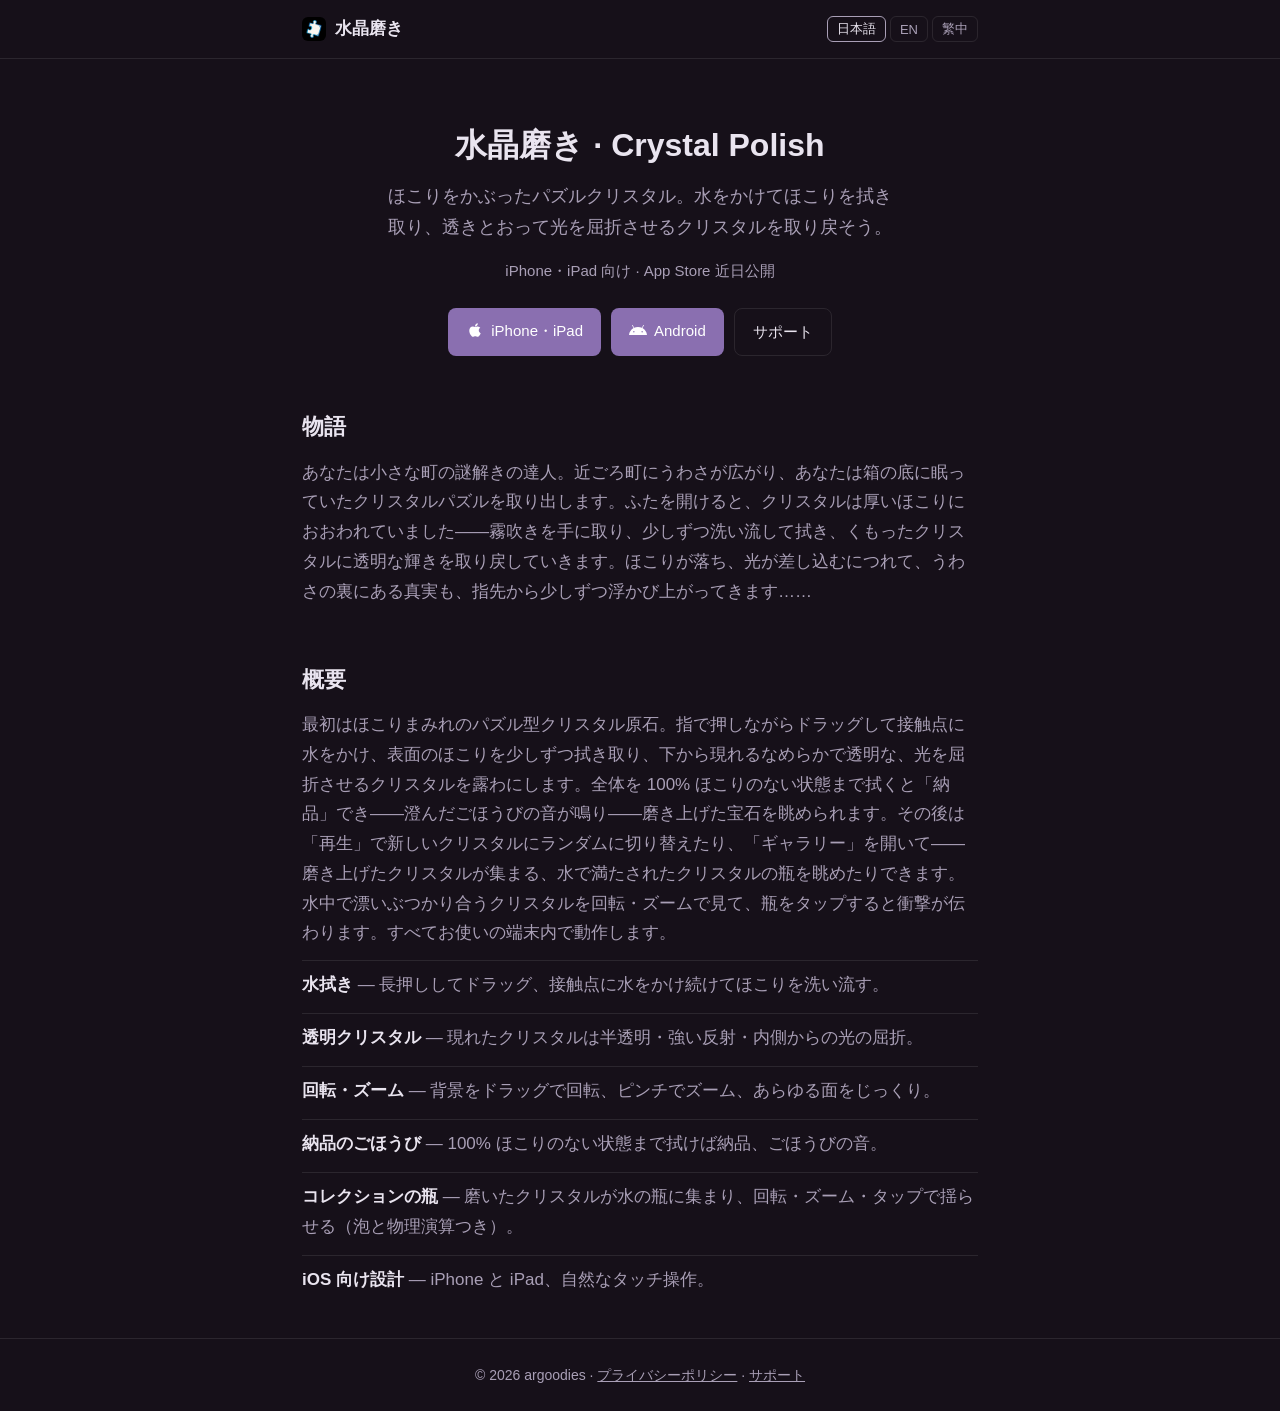
<file: index.html>
<!doctype html>
<html lang="ja" data-lang="ja">
<head>
<meta charset="utf-8">
<meta name="viewport" content="width=device-width,initial-scale=1">
<title>水晶磨き · Crystal Polish · 擦水晶</title>
<meta name="description" content="水晶磨き / Crystal Polish / 擦水晶 — ほこりをかぶった水晶を水で拭いて磨く癒しの解ストレスゲーム。A relaxing game: spray water to wipe the dust off a crystal and reveal the clear, glinting gem. 噴水擦去水晶上的灰塵，露出透亮折光的水晶。">
<meta property="og:title" content="水晶磨き · Crystal Polish · 擦水晶">
<meta property="og:description" content="ほこりをかぶった水晶を拭いて磨く癒しゲーム。Wipe the dust off a crystal and polish it to a clear, glinting gem. 擦去灰塵，讓蒙塵的水晶重新透亮。">
<meta property="og:type" content="website">
<meta property="og:image" content="https://argoodies.github.io/crystal-puzzle-page/icon.png">
<meta name="twitter:card" content="summary">
<link rel="icon" href="icon.png">
<link rel="apple-touch-icon" href="icon.png">
<link rel="stylesheet" href="style.css">
</head>
<body>
<header class="site"><div class="wrap bar">
  <a class="brand" href="index.html"><img src="icon.png" alt=""><span class="lang-ja">水晶磨き</span><span class="lang-en">Crystal Polish</span><span class="lang-zh">擦水晶</span></a>
  <span class="langbtns"><button data-lang="ja">日本語</button><button data-lang="en">EN</button><button data-lang="zh">繁中</button></span>
</div></header>

<main class="wrap">
  <section class="hero">
    <h1><span class="lang-ja">水晶磨き · Crystal Polish</span><span class="lang-en">Crystal Polish</span><span class="lang-zh">擦水晶 · Crystal Polish</span></h1>
    <p class="tag">
      <span class="lang-ja">ほこりをかぶったパズルクリスタル。水をかけてほこりを拭き取り、透きとおって光を屈折させるクリスタルを取り戻そう。</span>
      <span class="lang-en">A dust-covered puzzle crystal. Spray and wipe away the dust to reveal the clear, glinting gem beneath.</span>
      <span class="lang-zh">一顆蒙塵的拼圖水晶。噴水擦去灰塵，讓底下透亮、會折射光線的水晶重見天日。</span>
    </p>
    <p class="tag" style="font-size:15px;margin-top:14px">
      <span class="lang-ja">iPhone・iPad 向け · App Store 近日公開</span>
      <span class="lang-en">Built for iPhone &amp; iPad · Coming soon on the App Store</span>
      <span class="lang-zh">為 iPhone 與 iPad 打造 · App Store 即將上架</span>
    </p>
    <div class="cta">
      <a class="btn primary" href="ios.html"><svg viewBox="0 0 24 24" width="18" height="18" fill="currentColor" style="vertical-align:-3px;margin-right:7px" aria-hidden="true"><path d="M17.05 20.28c-.98.95-2.05.8-3.08.35-1.09-.46-2.09-.48-3.24 0-1.44.62-2.2.44-3.06-.35C2.79 15.25 3.51 7.59 9.05 7.31c1.35.07 2.29.74 3.08.8 1.18-.24 2.31-.93 3.57-.84 1.51.12 2.65.72 3.4 1.8-3.12 1.87-2.38 5.98.48 7.13-.57 1.5-1.31 2.99-2.54 4.09zM12.03 7.25c-.15-2.23 1.66-4.07 3.74-4.25.29 2.58-2.34 4.5-3.74 4.25z"/></svg><span class="lang-ja">iPhone・iPad</span><span class="lang-en">iOS</span><span class="lang-zh">iOS</span></a>
      <a class="btn primary" href="android.html"><svg viewBox="0 0 24 24" width="18" height="18" fill="currentColor" style="vertical-align:-3px;margin-right:7px" aria-hidden="true"><path d="M17.523 15.3414c-.5511 0-.9993-.4486-.9993-.9997s.4482-.9993.9993-.9993c.5511 0 .9993.4482.9993.9993.0001.5511-.4482.9997-.9993.9997m-11.046 0c-.5511 0-.9993-.4486-.9993-.9997s.4482-.9993.9993-.9993c.5511 0 .9993.4482.9993.9993 0 .5511-.4483.9997-.9993.9997m11.4045-6.02l1.9973-3.4592a.416.416 0 00-.1521-.5676.416.416 0 00-.5676.1521l-2.0223 3.503C15.5902 8.2439 13.8533 7.8508 12 7.8508s-3.5902.3931-5.1367 1.0989L4.841 5.4467a.4161.4161 0 00-.5676-.1521.4157.4157 0 00-.1521.5676l1.9973 3.4592C2.6889 11.1867.3432 14.6589 0 18.761h24c-.3435-4.1021-2.6892-7.5743-6.1185-9.4396"/></svg><span class="lang-ja">Android</span><span class="lang-en">Android</span><span class="lang-zh">Android</span></a>
      <a class="btn ghost" href="support.html"><span class="lang-ja">サポート</span><span class="lang-en">Support</span><span class="lang-zh">支援中心</span></a>
    </div>
  </section>

  <section>
    <h2><span class="lang-ja">物語</span><span class="lang-en">Story</span><span class="lang-zh">故事</span></h2>
    <p class="muted">
      <span class="lang-ja">あなたは小さな町の謎解きの達人。近ごろ町にうわさが広がり、あなたは箱の底に眠っていたクリスタルパズルを取り出します。ふたを開けると、クリスタルは厚いほこりにおおわれていました——霧吹きを手に取り、少しずつ洗い流して拭き、くもったクリスタルに透明な輝きを取り戻していきます。ほこりが落ち、光が差し込むにつれて、うわさの裏にある真実も、指先から少しずつ浮かび上がってきます……</span>
      <span class="lang-en">You are the puzzle master of a small town. As strange rumors spread, you dig out a long-forgotten crystal puzzle from the bottom of your chest. Lifting the lid, you find it buried under thick dust — so you take up your spray and wash it clean, bit by bit, until the crystal's clear glow returns. As the dust falls away and the light shines through, the truth behind the rumors slowly surfaces beneath your fingertips…</span>
      <span class="lang-zh">你是小鎮的解謎達人。近來鎮上流言四起，你翻出箱底久未觸碰的水晶拼圖。掀開蓋子，只見它蒙著厚厚一層灰——於是你拿起噴霧，一點一點沖洗、擦拭，讓蒙塵的水晶重新透亮。灰塵落下、光線透入，流言背後的真相也在指尖漸漸浮現……</span>
    </p>
  </section>

  <section>
    <h2><span class="lang-ja">概要</span><span class="lang-en">About</span><span class="lang-zh">簡介</span></h2>
    <p class="muted">
      <span class="lang-ja">最初はほこりまみれのパズル型クリスタル原石。指で押しながらドラッグして接触点に水をかけ、表面のほこりを少しずつ拭き取り、下から現れるなめらかで透明な、光を屈折させるクリスタルを露わにします。全体を 100% ほこりのない状態まで拭くと「納品」でき——澄んだごほうびの音が鳴り——磨き上げた宝石を眺められます。その後は「再生」で新しいクリスタルにランダムに切り替えたり、「ギャラリー」を開いて——磨き上げたクリスタルが集まる、水で満たされたクリスタルの瓶を眺めたりできます。水中で漂いぶつかり合うクリスタルを回転・ズームで見て、瓶をタップすると衝撃が伝わります。すべてお使いの端末内で動作します。</span>
      <span class="lang-en">You start with a dust-covered, puzzle-shaped rough crystal. Hold and drag to spray water at the contact point, wiping the dust away bit by bit to reveal the smooth, translucent, light-refracting crystal underneath. Clean the whole piece to 100% to "deliver" it — a bright reward chime plays — then admire the gem you polished. Afterwards tap Play for a fresh random crystal, or open the Gallery — a water-filled crystal jar that collects every crystal you've polished, drifting and bumping in the water; rotate and pinch to look around, and tap the jar to send an impact through them. Everything runs on your device.</span>
      <span class="lang-zh">一開始是一塊蒙滿灰塵的拼圖型水晶原石。長按拖曳，在接觸點噴水，把表面的灰塵一點一點擦掉，露出下方光滑、半透明、會折射光線的水晶。整塊擦到 100% 無塵即可「交付」——響起清脆的獎勵音——然後細細欣賞你打磨出的寶石。之後可點「播放」隨機切換到新的水晶，或開啟「畫廊」——一個裝滿水的水晶寶瓶，收集你打磨過的每一顆水晶，在水中漂浮、互相碰撞；拖曳旋轉、雙指縮放細看，點擊寶瓶還能產生衝擊。全程在你的裝置本機運行。</span>
    </p>
    <ul class="feat">
      <li><b><span class="lang-ja">水拭き</span><span class="lang-en">Spray &amp; wipe</span><span class="lang-zh">噴水擦拭</span></b> — <span class="lang-ja">長押ししてドラッグ、接触点に水をかけ続けてほこりを洗い流す。</span><span class="lang-en">press and drag to spray and wash the dust off wherever you touch.</span><span class="lang-zh">長按拖曳，在接觸點持續噴水，把灰塵沖掉。</span></li>
      <li><b><span class="lang-ja">透明クリスタル</span><span class="lang-en">Clear crystal</span><span class="lang-zh">透明水晶</span></b> — <span class="lang-ja">現れたクリスタルは半透明・強い反射・内側からの光の屈折。</span><span class="lang-en">the revealed crystal is translucent, reflective and glinting.</span><span class="lang-zh">擦出的水晶半透明、強反光、由內透光。</span></li>
      <li><b><span class="lang-ja">回転・ズーム</span><span class="lang-en">Rotate &amp; zoom</span><span class="lang-zh">旋轉與縮放</span></b> — <span class="lang-ja">背景をドラッグで回転、ピンチでズーム、あらゆる面をじっくり。</span><span class="lang-en">drag to rotate, pinch to zoom, inspect every facet.</span><span class="lang-zh">拖曳背景旋轉、雙指縮放，細看每一個切面。</span></li>
      <li><b><span class="lang-ja">納品のごほうび</span><span class="lang-en">Deliver &amp; reward</span><span class="lang-zh">交付獎勵</span></b> — <span class="lang-ja">100% ほこりのない状態まで拭けば納品、ごほうびの音。</span><span class="lang-en">clean to 100% to deliver and earn a reward chime.</span><span class="lang-zh">擦到 100% 無塵即可交付，響起獎勵音。</span></li>
      <li><b><span class="lang-ja">コレクションの瓶</span><span class="lang-en">Collection jar</span><span class="lang-zh">收藏寶瓶</span></b> — <span class="lang-ja">磨いたクリスタルが水の瓶に集まり、回転・ズーム・タップで揺らせる（泡と物理演算つき）。</span><span class="lang-en">every polished crystal gathers in a water-filled jar; rotate, zoom and tap to jostle them, with bubbles and physics.</span><span class="lang-zh">打磨過的水晶會集中到一個水瓶裡，可旋轉、縮放、點擊晃動（含氣泡與物理）。</span></li>
      <li><b><span class="lang-ja">iOS 向け設計</span><span class="lang-en">Made for iOS</span><span class="lang-zh">為 iOS 設計</span></b> — <span class="lang-ja">iPhone と iPad、自然なタッチ操作。</span><span class="lang-en">iPhone and iPad, with natural touch controls.</span><span class="lang-zh">iPhone 與 iPad，自然的觸控操作。</span></li>
    </ul>
  </section>
</main>

<footer class="site"><div class="wrap">
  <span class="lang-ja">© 2026 argoodies · <a href="privacy.html">プライバシーポリシー</a> · <a href="support.html">サポート</a></span>
  <span class="lang-en">© 2026 argoodies · <a href="privacy.html">Privacy</a> · <a href="support.html">Support</a></span>
  <span class="lang-zh">© 2026 argoodies · <a href="privacy.html">隱私權政策</a> · <a href="support.html">支援中心</a></span>
</div></footer>
<script src="lang.js"></script>
</body>
</html>
</file>
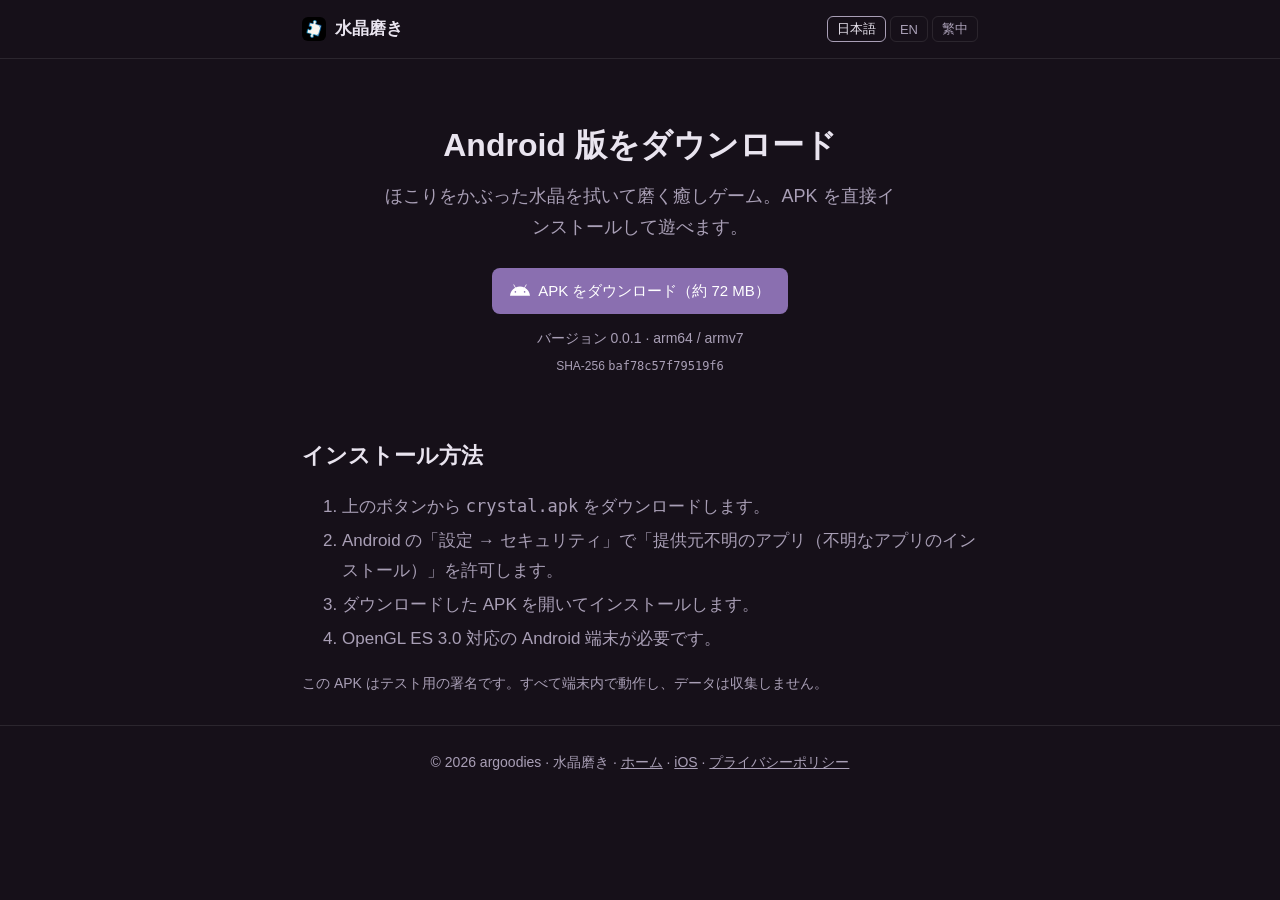
<file: android.html>
<!doctype html>
<html lang="ja" data-lang="ja">
<head>
<meta charset="utf-8">
<meta name="viewport" content="width=device-width,initial-scale=1">
<title>Android ダウンロード · 水晶磨き Crystal Puzzle 擦水晶</title>
<meta name="description" content="水晶磨き / Crystal Puzzle / 擦水晶 の Android APK をダウンロード。Download the Android APK. 下載 Android APK。">
<meta property="og:title" content="Android ダウンロード · 水晶磨き / Crystal Puzzle / 擦水晶">
<meta property="og:type" content="website">
<meta property="og:image" content="https://argoodies.github.io/crystal-puzzle-page/icon.png">
<link rel="icon" href="icon.png">
<link rel="apple-touch-icon" href="icon.png">
<link rel="stylesheet" href="style.css">
</head>
<body>
<header class="site"><div class="wrap bar">
  <a class="brand" href="index.html"><img src="icon.png" alt=""><span class="lang-ja">水晶磨き</span><span class="lang-en">Crystal Puzzle</span><span class="lang-zh">擦水晶</span></a>
  <span class="langbtns"><button data-lang="ja">日本語</button><button data-lang="en">EN</button><button data-lang="zh">繁中</button></span>
</div></header>

<main class="wrap">
  <section class="hero">
    <h1><span class="lang-ja">Android 版をダウンロード</span><span class="lang-en">Download for Android</span><span class="lang-zh">下載 Android 版</span></h1>
    <p class="tag">
      <span class="lang-ja">ほこりをかぶった水晶を拭いて磨く癒しゲーム。APK を直接インストールして遊べます。</span>
      <span class="lang-en">A relaxing game: wipe the dust off a crystal and polish it. Install the APK directly.</span>
      <span class="lang-zh">擦去灰塵、打磨透亮水晶的癒療遊戲。直接安裝 APK 即可遊玩。</span>
    </p>
    <div class="cta">
      <a class="btn primary" href="https://github.com/argoodies/crystal-puzzle/releases/download/android-0.0.1-r8/crystal.apk">
        <svg viewBox="0 0 24 24" width="20" height="20" fill="currentColor" style="vertical-align:-4px;margin-right:8px" aria-hidden="true"><path d="M17.523 15.3414c-.5511 0-.9993-.4486-.9993-.9997s.4482-.9993.9993-.9993c.5511 0 .9993.4482.9993.9993.0001.5511-.4482.9997-.9993.9997m-11.046 0c-.5511 0-.9993-.4486-.9993-.9997s.4482-.9993.9993-.9993c.5511 0 .9993.4482.9993.9993 0 .5511-.4483.9997-.9993.9997m11.4045-6.02l1.9973-3.4592a.416.416 0 00-.1521-.5676.416.416 0 00-.5676.1521l-2.0223 3.503C15.5902 8.2439 13.8533 7.8508 12 7.8508s-3.5902.3931-5.1367 1.0989L4.841 5.4467a.4161.4161 0 00-.5676-.1521.4157.4157 0 00-.1521.5676l1.9973 3.4592C2.6889 11.1867.3432 14.6589 0 18.761h24c-.3435-4.1021-2.6892-7.5743-6.1185-9.4396"/></svg><span class="lang-ja">APK をダウンロード（約 72 MB）</span><span class="lang-en">Download APK (~72 MB)</span><span class="lang-zh">下載 APK（約 72 MB）</span>
      </a>
    </div>
    <p class="tag" style="font-size:14px;margin-top:12px">
      <span class="lang-ja">バージョン 0.0.1 · arm64 / armv7</span>
      <span class="lang-en">Version 0.0.1 · arm64 / armv7</span>
      <span class="lang-zh">版本 0.0.1 · arm64 / armv7</span>
    </p>
    <p style="font-size:12px;margin-top:6px;color:var(--muted)">
      SHA-256 <code>baf78c57f79519f6</code>
    </p>
  </section>

  <section>
    <h2><span class="lang-ja">インストール方法</span><span class="lang-en">How to install</span><span class="lang-zh">安裝方式</span></h2>
    <div class="lang-ja"><ol class="muted">
      <li>上のボタンから <code>crystal.apk</code> をダウンロードします。</li>
      <li>Android の「設定 → セキュリティ」で「提供元不明のアプリ（不明なアプリのインストール）」を許可します。</li>
      <li>ダウンロードした APK を開いてインストールします。</li>
      <li>OpenGL ES 3.0 対応の Android 端末が必要です。</li>
    </ol></div>
    <div class="lang-en"><ol class="muted">
      <li>Tap the button above to download <code>crystal.apk</code>.</li>
      <li>In Android Settings → Security, allow "Install unknown apps" for your browser or file manager.</li>
      <li>Open the downloaded APK and install it.</li>
      <li>Requires an Android device with OpenGL ES 3.0.</li>
    </ol></div>
    <div class="lang-zh"><ol class="muted">
      <li>點上方按鈕下載 <code>crystal.apk</code>。</li>
      <li>在 Android「設定 → 安全性」允許瀏覽器或檔案管理員「安裝未知的應用程式」。</li>
      <li>開啟下載好的 APK 並安裝。</li>
      <li>需要支援 OpenGL ES 3.0 的 Android 裝置。</li>
    </ol></div>
    <p class="muted" style="font-size:14px">
      <span class="lang-ja">この APK はテスト用の署名です。すべて端末内で動作し、データは収集しません。</span>
      <span class="lang-en">This APK is signed with a test key. It runs entirely on your device and collects no data.</span>
      <span class="lang-zh">此 APK 為測試簽名。全程在你的裝置本機運行，不收集任何資料。</span>
    </p>
  </section>
</main>

<footer class="site"><div class="wrap">
  <span class="lang-ja">© 2026 argoodies · 水晶磨き · <a href="index.html">ホーム</a> · <a href="ios.html">iOS</a> · <a href="privacy.html">プライバシーポリシー</a></span>
  <span class="lang-en">© 2026 argoodies · Crystal Puzzle · <a href="index.html">Home</a> · <a href="ios.html">iOS</a> · <a href="privacy.html">Privacy</a></span>
  <span class="lang-zh">© 2026 argoodies · 擦水晶 · <a href="index.html">首頁</a> · <a href="ios.html">iOS</a> · <a href="privacy.html">隱私權政策</a></span>
</div></footer>
<script src="lang.js"></script>
</body>
</html>
</file>
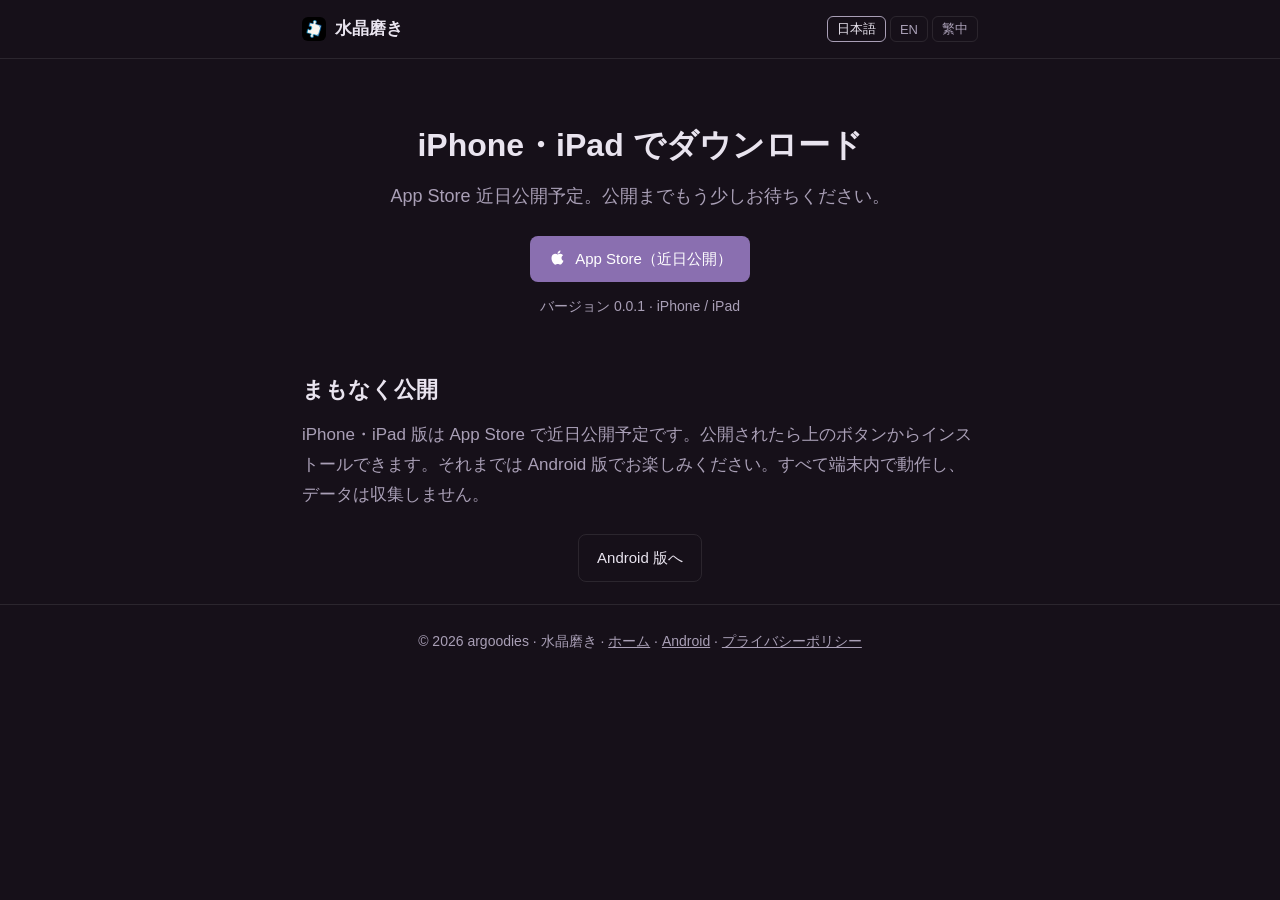
<file: ios.html>
<!doctype html>
<html lang="ja" data-lang="ja">
<head>
<meta charset="utf-8">
<meta name="viewport" content="width=device-width,initial-scale=1">
<title>iOS ダウンロード · 水晶磨き Crystal Polish 擦水晶</title>
<meta name="description" content="水晶磨き / Crystal Polish / 擦水晶 を iPhone・iPad で。App Store 近日公開。Coming soon to the App Store for iPhone & iPad. iPhone / iPad 版即將在 App Store 上線。">
<meta property="og:title" content="iOS ダウンロード · 水晶磨き / Crystal Polish / 擦水晶">
<meta property="og:type" content="website">
<meta property="og:image" content="https://argoodies.github.io/crystal-puzzle-page/icon.png">
<link rel="icon" href="icon.png">
<link rel="apple-touch-icon" href="icon.png">
<link rel="stylesheet" href="style.css">
</head>
<body>
<header class="site"><div class="wrap bar">
  <a class="brand" href="index.html"><img src="icon.png" alt=""><span class="lang-ja">水晶磨き</span><span class="lang-en">Crystal Polish</span><span class="lang-zh">擦水晶</span></a>
  <span class="langbtns"><button data-lang="ja">日本語</button><button data-lang="en">EN</button><button data-lang="zh">繁中</button></span>
</div></header>

<main class="wrap">
  <section class="hero">
    <h1><span class="lang-ja">iPhone・iPad でダウンロード</span><span class="lang-en">Get it on iPhone &amp; iPad</span><span class="lang-zh">在 iPhone / iPad 上下載</span></h1>
    <p class="tag">
      <span class="lang-ja">App Store 近日公開予定。公開までもう少しお待ちください。</span>
      <span class="lang-en">Coming soon to the App Store. Almost there.</span>
      <span class="lang-zh">App Store 即將上線，敬請期待。</span>
    </p>
    <div class="cta">
      <a class="btn primary" href="https://apps.apple.com/app/id6791685320">
        <svg viewBox="0 0 24 24" width="19" height="19" fill="currentColor" style="vertical-align:-3px;margin-right:8px" aria-hidden="true"><path d="M17.05 20.28c-.98.95-2.05.8-3.08.35-1.09-.46-2.09-.48-3.24 0-1.44.62-2.2.44-3.06-.35C2.79 15.25 3.51 7.59 9.05 7.31c1.35.07 2.29.74 3.08.8 1.18-.24 2.31-.93 3.57-.84 1.51.12 2.65.72 3.4 1.8-3.12 1.87-2.38 5.98.48 7.13-.57 1.5-1.31 2.99-2.54 4.09zM12.03 7.25c-.15-2.23 1.66-4.07 3.74-4.25.29 2.58-2.34 4.5-3.74 4.25z"/></svg><span class="lang-ja">App Store（近日公開）</span><span class="lang-en">App Store (coming soon)</span><span class="lang-zh">App Store（即將上線）</span>
      </a>
    </div>
    <p class="tag" style="font-size:14px;margin-top:12px">
      <span class="lang-ja">バージョン 0.0.1 · iPhone / iPad</span>
      <span class="lang-en">Version 0.0.1 · iPhone / iPad</span>
      <span class="lang-zh">版本 0.0.1 · iPhone / iPad</span>
    </p>
  </section>

  <section>
    <h2><span class="lang-ja">まもなく公開</span><span class="lang-en">Coming soon</span><span class="lang-zh">即將上線</span></h2>
    <p class="muted">
      <span class="lang-ja">iPhone・iPad 版は App Store で近日公開予定です。公開されたら上のボタンからインストールできます。それまでは Android 版でお楽しみください。すべて端末内で動作し、データは収集しません。</span>
      <span class="lang-en">The iPhone &amp; iPad version is coming soon to the App Store. Once it's live you can install it from the button above. In the meantime, try the Android version. It runs entirely on your device and collects no data.</span>
      <span class="lang-zh">iPhone / iPad 版即將在 App Store 上線，上線後即可從上方按鈕安裝。在此之前歡迎先玩 Android 版。全程在你的裝置本機運行，不收集任何資料。</span>
    </p>
    <div class="cta">
      <a class="btn ghost" href="android.html"><span class="lang-ja">Android 版へ</span><span class="lang-en">Get Android</span><span class="lang-zh">前往 Android 版</span></a>
    </div>
  </section>
</main>

<footer class="site"><div class="wrap">
  <span class="lang-ja">© 2026 argoodies · 水晶磨き · <a href="index.html">ホーム</a> · <a href="android.html">Android</a> · <a href="privacy.html">プライバシーポリシー</a></span>
  <span class="lang-en">© 2026 argoodies · Crystal Polish · <a href="index.html">Home</a> · <a href="android.html">Android</a> · <a href="privacy.html">Privacy</a></span>
  <span class="lang-zh">© 2026 argoodies · 擦水晶 · <a href="index.html">首頁</a> · <a href="android.html">Android</a> · <a href="privacy.html">隱私權政策</a></span>
</div></footer>
<script src="lang.js"></script>
</body>
</html>
</file>
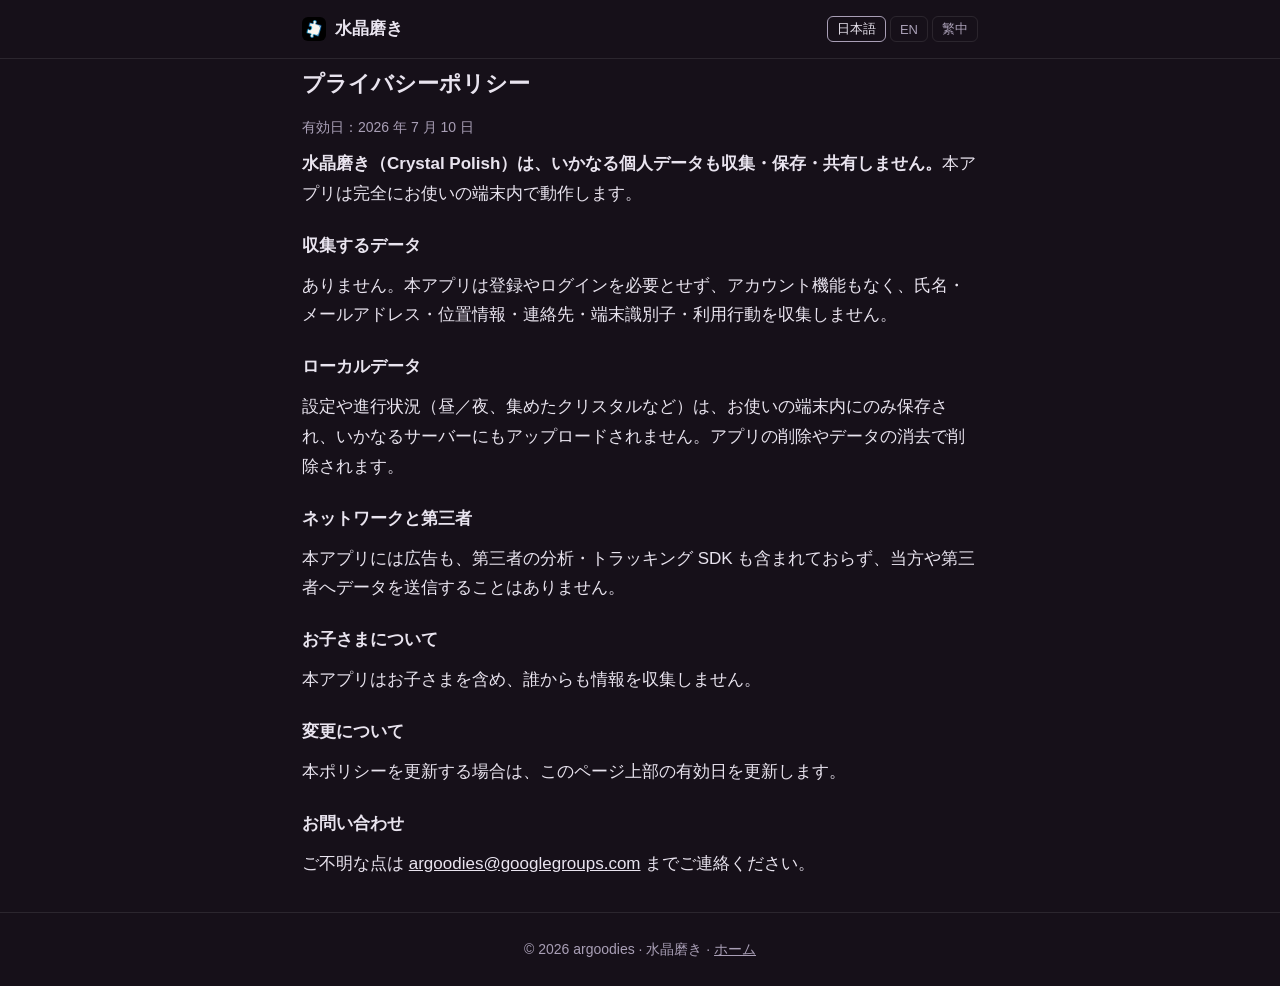
<file: privacy.html>
<!doctype html>
<html lang="ja" data-lang="ja">
<head>
<meta charset="utf-8">
<meta name="viewport" content="width=device-width,initial-scale=1">
<title>プライバシーポリシー · 水晶磨き Crystal Polish 擦水晶</title>
<meta name="description" content="水晶磨き / Crystal Polish / 擦水晶 プライバシーポリシー — 本アプリは個人データを一切収集しません。Privacy Policy: the app collects no personal data. 本應用不收集任何個人資料。">
<meta property="og:title" content="プライバシーポリシー · 水晶磨き / Crystal Polish / 擦水晶">
<meta property="og:description" content="本アプリは個人データを一切収集しません。The app collects no personal data. 本應用不收集任何個人資料。">
<meta property="og:type" content="website">
<meta property="og:image" content="https://argoodies.github.io/crystal-puzzle-page/icon.png">
<meta name="twitter:card" content="summary">
<link rel="icon" href="icon.png">
<link rel="apple-touch-icon" href="icon.png">
<link rel="stylesheet" href="style.css">
</head>
<body>
<header class="site"><div class="wrap bar">
  <a class="brand" href="index.html"><img src="icon.png" alt=""><span class="lang-ja">水晶磨き</span><span class="lang-en">Crystal Polish</span><span class="lang-zh">擦水晶</span></a>
  <span class="langbtns"><button data-lang="ja">日本語</button><button data-lang="en">EN</button><button data-lang="zh">繁中</button></span>
</div></header>

<main class="wrap">
  <!-- 日本語 -->
  <div class="lang-ja">
    <div class="doc">
      <h2>プライバシーポリシー</h2>
      <p class="date">有効日：2026 年 7 月 10 日</p>
      <p><strong>水晶磨き（Crystal Polish）は、いかなる個人データも収集・保存・共有しません。</strong>本アプリは完全にお使いの端末内で動作します。</p>
      <h3>収集するデータ</h3>
      <p>ありません。本アプリは登録やログインを必要とせず、アカウント機能もなく、氏名・メールアドレス・位置情報・連絡先・端末識別子・利用行動を収集しません。</p>
      <h3>ローカルデータ</h3>
      <p>設定や進行状況（昼／夜、集めたクリスタルなど）は、お使いの端末内にのみ保存され、いかなるサーバーにもアップロードされません。アプリの削除やデータの消去で削除されます。</p>
      <h3>ネットワークと第三者</h3>
      <p>本アプリには広告も、第三者の分析・トラッキング SDK も含まれておらず、当方や第三者へデータを送信することはありません。</p>
      <h3>お子さまについて</h3>
      <p>本アプリはお子さまを含め、誰からも情報を収集しません。</p>
      <h3>変更について</h3>
      <p>本ポリシーを更新する場合は、このページ上部の有効日を更新します。</p>
      <h3>お問い合わせ</h3>
      <p>ご不明な点は <a href="mailto:argoodies@googlegroups.com">argoodies@googlegroups.com</a> までご連絡ください。</p>
    </div>
  </div>

  <!-- English -->
  <div class="lang-en">
    <div class="doc">
      <h2>Privacy Policy</h2>
      <p class="date">Effective date: July 10, 2026</p>
      <p><strong>Crystal Polish does not collect, store, or share any personal data.</strong> The app runs entirely on your device.</p>
      <h3>Data we collect</h3>
      <p>None. The app has no sign-up or login, no accounts, and does not collect your name, email, location, contacts, device identifiers, or usage behavior.</p>
      <h3>Local data</h3>
      <p>Any preferences and progress (such as your day/night setting and the crystals you've collected) are stored only locally on your own device and are never uploaded to any server. Uninstalling or clearing data removes them.</p>
      <h3>Network &amp; third parties</h3>
      <p>The app contains no ads and no third-party analytics or tracking SDKs, and sends no data to us or any third party.</p>
      <h3>Children</h3>
      <p>The app collects no information from children — or from anyone.</p>
      <h3>Changes</h3>
      <p>If this policy changes, we will update the effective date at the top of this page.</p>
      <h3>Contact</h3>
      <p>Questions? <a href="mailto:argoodies@googlegroups.com">argoodies@googlegroups.com</a></p>
    </div>
  </div>

  <!-- 繁體中文 -->
  <div class="lang-zh">
    <div class="doc">
      <h2>隱私權政策</h2>
      <p class="date">生效日期：2026 年 7 月 10 日</p>
      <p><strong>擦水晶（Crystal Polish）不會收集、儲存或分享任何個人資料。</strong>本應用完全在你的裝置本機運行。</p>
      <h3>我們收集的資料</h3>
      <p>沒有。本應用無需註冊或登入、沒有帳號功能，也不收集你的姓名、電子郵件、位置、聯絡人、裝置識別碼或使用行為。</p>
      <h3>本機資料</h3>
      <p>設定與進度（如日／夜、你收集的水晶）只會儲存在你自己的裝置本機，不會上傳到任何伺服器。刪除應用或清除資料即會一併移除。</p>
      <h3>網路與第三方</h3>
      <p>本應用不含廣告，也不含任何第三方分析或追蹤 SDK，不會將任何資料傳送給我們或任何第三方。</p>
      <h3>兒童</h3>
      <p>本應用不會向兒童——或任何人——收集資訊。</p>
      <h3>變更</h3>
      <p>若本政策有變更，我們會更新本頁頂端的生效日期。</p>
      <h3>聯絡我們</h3>
      <p>有任何問題，請來信 <a href="mailto:argoodies@googlegroups.com">argoodies@googlegroups.com</a>。</p>
    </div>
  </div>
</main>

<footer class="site"><div class="wrap">
  <span class="lang-ja">© 2026 argoodies · 水晶磨き · <a href="index.html">ホーム</a></span>
  <span class="lang-en">© 2026 argoodies · Crystal Polish · <a href="index.html">Home</a></span>
  <span class="lang-zh">© 2026 argoodies · 擦水晶 · <a href="index.html">首頁</a></span>
</div></footer>
<script src="lang.js"></script>
</body>
</html>
</file>
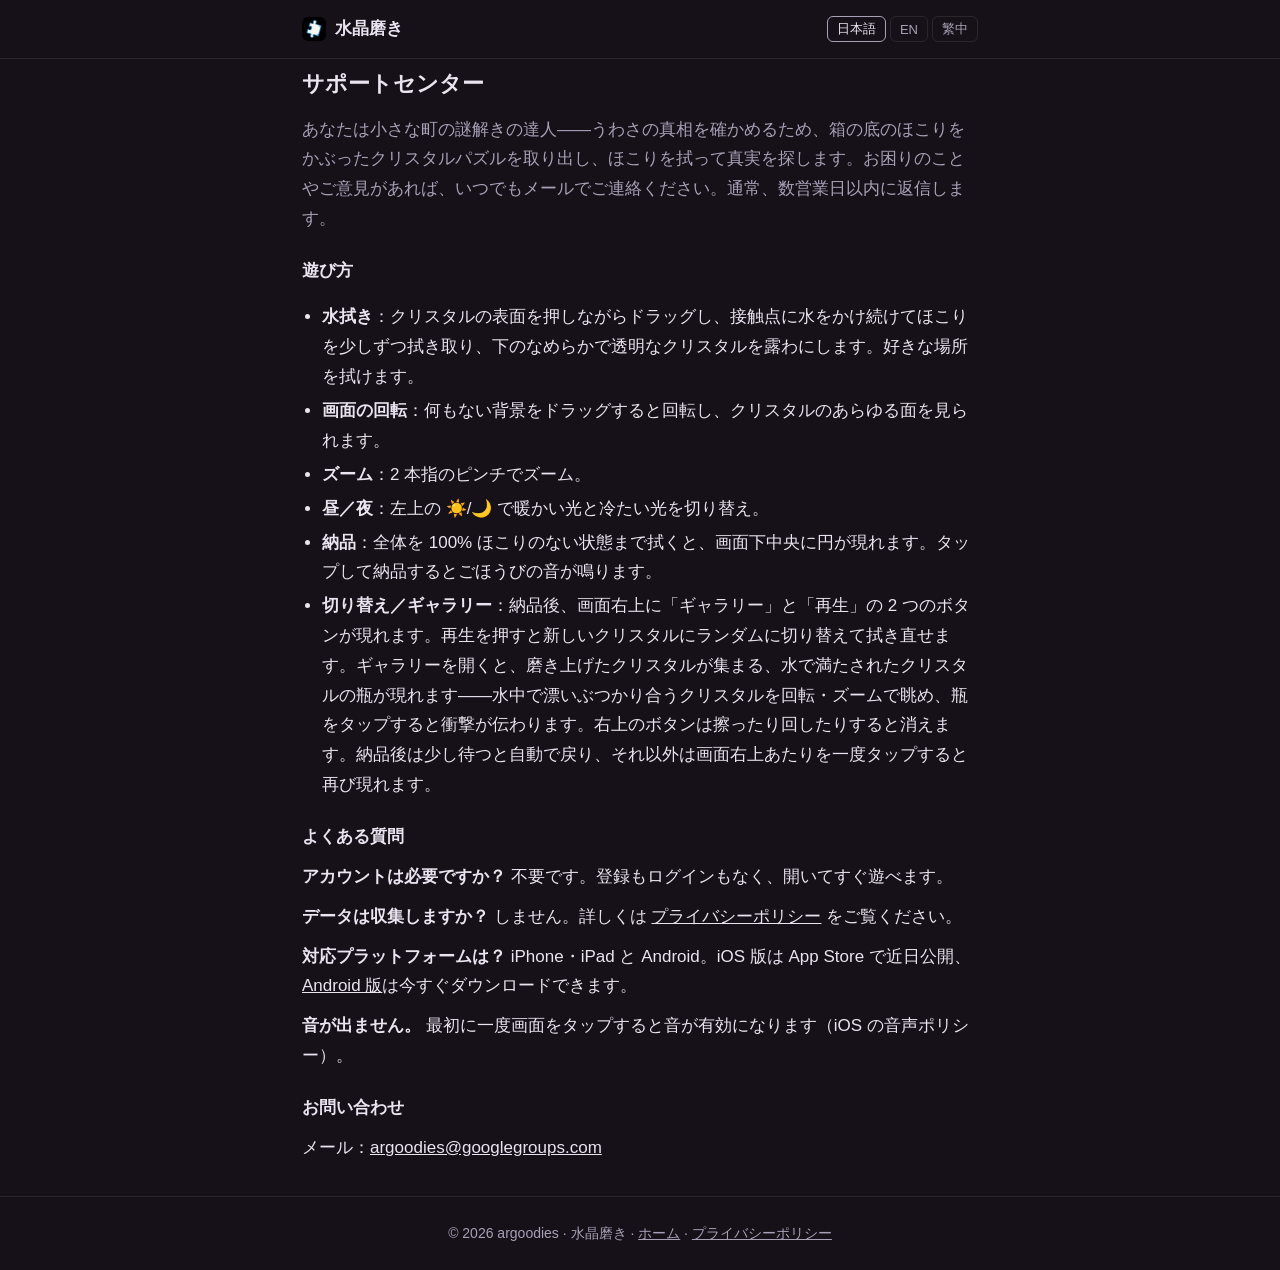
<file: support.html>
<!doctype html>
<html lang="ja" data-lang="ja">
<head>
<meta charset="utf-8">
<meta name="viewport" content="width=device-width,initial-scale=1">
<title>サポートセンター · 水晶磨き Crystal Polish 擦水晶</title>
<meta name="description" content="水晶磨き / Crystal Polish / 擦水晶 サポートセンター — 遊び方、よくある質問、お問い合わせ。Support: how to play, FAQ, and contact. 支援：玩法、常見問題與聯絡方式。">
<meta property="og:title" content="サポートセンター · 水晶磨き / Crystal Polish / 擦水晶">
<meta property="og:description" content="遊び方・よくある質問・お問い合わせ。How to play, FAQ and contact. 玩法、常見問題與聯絡方式。">
<meta property="og:type" content="website">
<meta property="og:image" content="https://argoodies.github.io/crystal-puzzle-page/icon.png">
<meta name="twitter:card" content="summary">
<link rel="icon" href="icon.png">
<link rel="apple-touch-icon" href="icon.png">
<link rel="stylesheet" href="style.css">
</head>
<body>
<header class="site"><div class="wrap bar">
  <a class="brand" href="index.html"><img src="icon.png" alt=""><span class="lang-ja">水晶磨き</span><span class="lang-en">Crystal Polish</span><span class="lang-zh">擦水晶</span></a>
  <span class="langbtns"><button data-lang="ja">日本語</button><button data-lang="en">EN</button><button data-lang="zh">繁中</button></span>
</div></header>

<main class="wrap">
  <!-- 日本語 -->
  <div class="lang-ja">
    <div class="doc">
      <h2>サポートセンター</h2>
      <p class="muted">あなたは小さな町の謎解きの達人——うわさの真相を確かめるため、箱の底のほこりをかぶったクリスタルパズルを取り出し、ほこりを拭って真実を探します。お困りのことやご意見があれば、いつでもメールでご連絡ください。通常、数営業日以内に返信します。</p>
      <h3>遊び方</h3>
      <ul>
        <li><strong>水拭き</strong>：クリスタルの表面を押しながらドラッグし、接触点に水をかけ続けてほこりを少しずつ拭き取り、下のなめらかで透明なクリスタルを露わにします。好きな場所を拭けます。</li>
        <li><strong>画面の回転</strong>：何もない背景をドラッグすると回転し、クリスタルのあらゆる面を見られます。</li>
        <li><strong>ズーム</strong>：2 本指のピンチでズーム。</li>
        <li><strong>昼／夜</strong>：左上の ☀️/🌙 で暖かい光と冷たい光を切り替え。</li>
        <li><strong>納品</strong>：全体を 100% ほこりのない状態まで拭くと、画面下中央に円が現れます。タップして納品するとごほうびの音が鳴ります。</li>
        <li><strong>切り替え／ギャラリー</strong>：納品後、画面右上に「ギャラリー」と「再生」の 2 つのボタンが現れます。再生を押すと新しいクリスタルにランダムに切り替えて拭き直せます。ギャラリーを開くと、磨き上げたクリスタルが集まる、水で満たされたクリスタルの瓶が現れます——水中で漂いぶつかり合うクリスタルを回転・ズームで眺め、瓶をタップすると衝撃が伝わります。右上のボタンは擦ったり回したりすると消えます。納品後は少し待つと自動で戻り、それ以外は画面右上あたりを一度タップすると再び現れます。</li>
      </ul>
      <h3>よくある質問</h3>
      <p><strong>アカウントは必要ですか？</strong> 不要です。登録もログインもなく、開いてすぐ遊べます。</p>
      <p><strong>データは収集しますか？</strong> しません。詳しくは <a href="privacy.html">プライバシーポリシー</a> をご覧ください。</p>
      <p><strong>対応プラットフォームは？</strong> iPhone・iPad と Android。iOS 版は App Store で近日公開、<a href="android.html">Android 版</a>は今すぐダウンロードできます。</p>
      <p><strong>音が出ません。</strong> 最初に一度画面をタップすると音が有効になります（iOS の音声ポリシー）。</p>
      <h3>お問い合わせ</h3>
      <p>メール：<a href="mailto:argoodies@googlegroups.com">argoodies@googlegroups.com</a></p>
    </div>
  </div>

  <!-- English -->
  <div class="lang-en">
    <div class="doc">
      <h2>Support Center</h2>
      <p class="muted">You are the puzzle master of a small town — to get to the bottom of the rumors, you dig out a dusty crystal puzzle and wipe it clean in search of the truth. Need help or want to send feedback? Email us anytime — we usually reply within a few business days.</p>
      <h3>How to play</h3>
      <ul>
        <li><strong>Spray &amp; wipe</strong>: press and drag on the crystal to spray water at the contact point, wiping the dust away bit by bit to reveal the smooth, clear crystal. Wipe wherever you like.</li>
        <li><strong>Rotate</strong>: drag the empty background to spin the crystal and view every face.</li>
        <li><strong>Zoom</strong>: pinch to zoom.</li>
        <li><strong>Day / night</strong>: tap the ☀️/🌙 button (top-left) to switch warm and cool lighting.</li>
        <li><strong>Deliver</strong>: once the whole piece is 100% clean, a circle appears at the bottom center; tap it to deliver — a reward chime plays.</li>
        <li><strong>Next / Gallery</strong>: after delivering, a Gallery and a Play button appear at the top right. Tap Play for a fresh random crystal. Open the Gallery to see a water-filled crystal jar collecting every crystal you've polished — drifting and bumping in the water; rotate and pinch to look around, and tap the jar to send an impact through them. The top-right buttons fade out while you wipe or rotate; after delivering they come back on their own, otherwise tap near the top-right corner to bring them back.</li>
      </ul>
      <h3>FAQ</h3>
      <p><strong>Do I need an account?</strong> No — no sign-up or login, just open and play.</p>
      <p><strong>Do you collect my data?</strong> No. See the <a href="privacy.html">Privacy Policy</a>.</p>
      <p><strong>Which platforms?</strong> iPhone, iPad and Android. The iOS version is coming soon to the App Store; the <a href="android.html">Android version</a> is available now.</p>
      <p><strong>No sound?</strong> Tap the screen once and audio will start (iOS audio policy).</p>
      <h3>Contact</h3>
      <p>Email: <a href="mailto:argoodies@googlegroups.com">argoodies@googlegroups.com</a></p>
    </div>
  </div>

  <!-- 繁體中文 -->
  <div class="lang-zh">
    <div class="doc">
      <h2>支援中心</h2>
      <p class="muted">你是小鎮的解謎達人——為了查明流言的真相，你翻出箱底蒙塵的水晶拼圖，擦去灰塵、尋找真相。若遇到問題或有任何意見，歡迎隨時來信，我們通常會在數個工作天內回覆。</p>
      <h3>玩法</h3>
      <ul>
        <li><strong>噴水擦拭</strong>：長按水晶表面並拖曳，在接觸點持續噴水，把灰塵一點一點擦掉，露出下方光滑透亮的水晶。你可以隨意擦任何地方。</li>
        <li><strong>旋轉畫面</strong>：拖曳空白背景即可旋轉，看見水晶的每一個面。</li>
        <li><strong>縮放</strong>：雙指捏合縮放。</li>
        <li><strong>日／夜</strong>：點左上角的 ☀️/🌙 切換暖光與冷光。</li>
        <li><strong>交付</strong>：整塊擦到 100% 無塵後，畫面下方中央會出現一個圓圈，點它即可交付，並響起獎勵音。</li>
        <li><strong>切換／畫廊</strong>：交付後，畫面右上角會出現「畫廊」與「播放」兩個按鈕。點播放會隨機切換到新的水晶重新擦拭。開啟畫廊會看到一個裝滿水的水晶寶瓶，收集你打磨過的每一顆水晶——在水中漂浮、互相碰撞；拖曳旋轉、雙指縮放細看，點擊寶瓶還能產生衝擊。右上角按鈕在擦拭或旋轉時會消失；交付後會自動再次出現，其餘情況點一下右上角附近即可召回。</li>
      </ul>
      <h3>常見問題</h3>
      <p><strong>需要帳號嗎？</strong> 不需要。無需註冊或登入，打開就能玩。</p>
      <p><strong>會收集我的資料嗎？</strong> 不會。詳見 <a href="privacy.html">隱私權政策</a>。</p>
      <p><strong>支援哪些平台？</strong> iPhone、iPad 與 Android。iOS 版即將在 App Store 上線，<a href="android.html">Android 版</a>現在就能下載。</p>
      <p><strong>沒有聲音？</strong> 首次請先點一下螢幕即可啟用聲音（iOS 音訊政策）。</p>
      <h3>聯絡我們</h3>
      <p>電子郵件：<a href="mailto:argoodies@googlegroups.com">argoodies@googlegroups.com</a></p>
    </div>
  </div>
</main>

<footer class="site"><div class="wrap">
  <span class="lang-ja">© 2026 argoodies · 水晶磨き · <a href="index.html">ホーム</a> · <a href="privacy.html">プライバシーポリシー</a></span>
  <span class="lang-en">© 2026 argoodies · Crystal Polish · <a href="index.html">Home</a> · <a href="privacy.html">Privacy</a></span>
  <span class="lang-zh">© 2026 argoodies · 擦水晶 · <a href="index.html">首頁</a> · <a href="privacy.html">隱私權政策</a></span>
</div></footer>
<script src="lang.js"></script>
</body>
</html>
</file>
<file: style.css>
:root{
  --bg:#161019; --panel:#1f1726; --ink:#e9e4ef; --muted:#a99fb6;
  --accent:#8a6fb0; --line:rgba(255,255,255,.09);
}
*{box-sizing:border-box}
body{
  margin:0; background:var(--bg); color:var(--ink);
  font-size:17px; line-height:1.75;
  font-family:-apple-system,BlinkMacSystemFont,"Segoe UI","PingFang SC","Noto Sans CJK SC",sans-serif;
}
a{color:var(--ink)}
a:hover{color:#fff}
.wrap{max-width:720px; margin:0 auto; padding:0 22px}

header.site{border-bottom:1px solid var(--line)}
.bar{display:flex; align-items:center; gap:12px; height:58px}
.brand{display:flex; align-items:center; gap:9px; font-weight:600; text-decoration:none; color:var(--ink); cursor:pointer}
.brand img{width:24px; height:24px; border-radius:6px}
nav.links{margin-left:auto; display:flex; gap:16px; font-size:15px}
nav.links a{color:var(--muted); text-decoration:none}
nav.links a:hover{color:var(--ink)}
.langbtns{display:flex; gap:4px; margin-left:auto}
.langbtns button{cursor:pointer; border:1px solid var(--line); background:transparent; color:var(--muted);
  border-radius:6px; padding:3px 9px; font-size:13px}
.langbtns button.active{color:var(--ink); border-color:var(--muted)}

.hero{padding:52px 0 30px; text-align:center}
h1{font-size:32px; margin:.2em 0; font-weight:700}
.tag{color:var(--muted); font-size:18px; max-width:520px; margin:.4em auto 0}
.cta{margin-top:24px; display:flex; gap:10px; justify-content:center; flex-wrap:wrap}
.btn{display:inline-block; padding:10px 18px; border-radius:8px; text-decoration:none; font-size:15px}
.btn.primary{background:var(--accent); color:#fff}
.btn.ghost{border:1px solid var(--line); color:var(--ink)}

section{padding:22px 0}
h2{font-size:22px; margin:0 0 .5em}
h3{font-size:17px; margin:1.3em 0 .2em; color:var(--ink)}
p{margin:.6em 0}
.muted{color:var(--muted)}
ul{padding-left:20px} li{margin:.25em 0}
.feat{list-style:none; padding:0; margin:12px 0}
.feat li{padding:9px 0; border-top:1px solid var(--line); color:var(--muted)}
.feat li b{color:var(--ink); font-weight:600}
.doc{margin:6px 0 34px}
.doc h2{margin-top:.2em}
.date{color:var(--muted); font-size:14px}
footer.site{border-top:1px solid var(--line); padding:24px 0; color:var(--muted); font-size:14px; text-align:center}
footer.site a{color:var(--muted)}
/* 未激活的语言隐藏；激活的语言不加 display 规则 → 保持元素本身的 inline/block */
html:not([data-lang="ja"]) .lang-ja{display:none}
html:not([data-lang="en"]) .lang-en{display:none}
html:not([data-lang="zh"]) .lang-zh{display:none}
</file>
